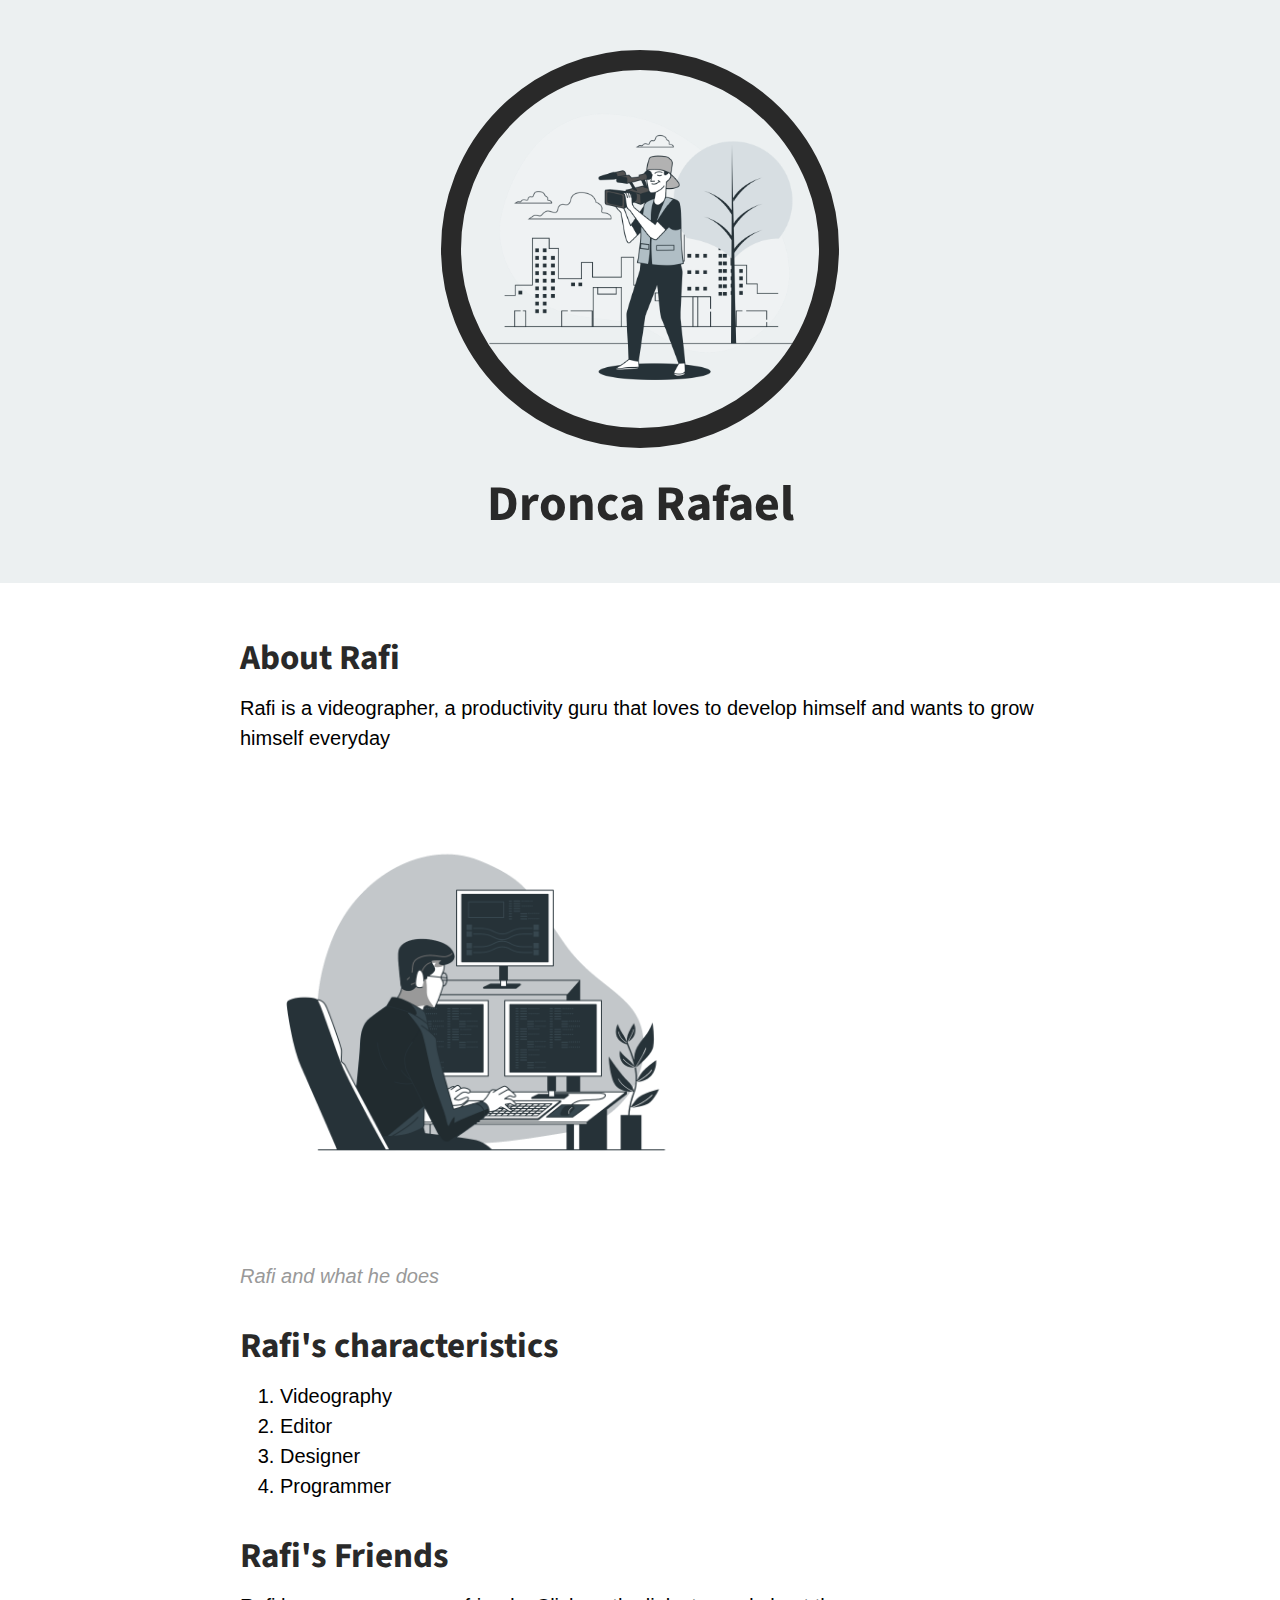
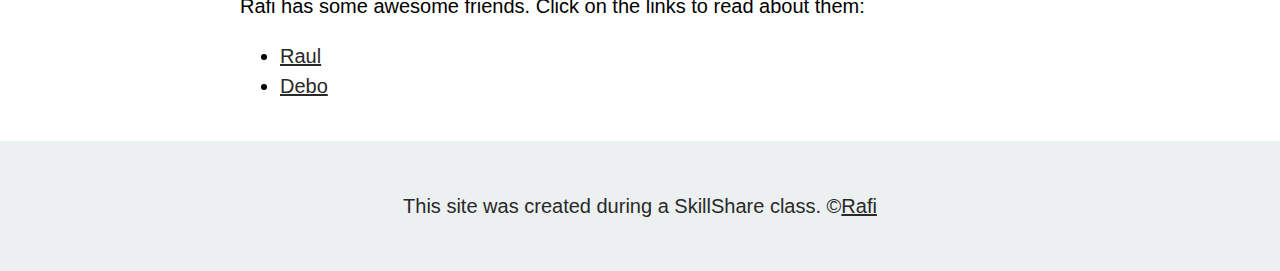
<file: index.html>
<!DOCTYPE html>
<html>
<head>
	<title>Dronca Rafael</title>
	<link rel="icon" href="img/Videographer-bro.png">
	<link href="https://fonts.googleapis.com/css2?family=Source+Sans+Pro:ital,wght@0,300;0,700;1,600;1,900&display=swap" rel="stylesheet">
	<link rel="stylesheet" type="text/css" href="css/hero.css">
</head>
<body>

	<!-- header element -->
<header>
	<img src="img/Videographer-bro.png">
	<h1>Dronca Rafael</h1>
</header>

<!-- main element -->
<main>
	<h2> About Rafi</h2>
	<p> Rafi is a videographer, a productivity guru that loves to develop himself and wants to grow himself everyday</p>
	<img src="img/Programming-bro.png">
	<p class="caption">Rafi and what he does</p>

	<!-- Characteristics -->
	<h2>Rafi's characteristics</h2>
	<ol>
		<li>Videography</li>
		<li>Editor</li>
		<li>Designer</li>
		<li>Programmer</li>
	</ol>

	<!-- Friends -->
	<h2>Rafi's Friends</h2>
	<p>Rafi has some awesome friends. Click on the links to read about them:</p>
	<ul>
		<li> <a href="http://rauldronca.com/" target="_blank">Raul</a></li>
		<li> <a href="http://www.instagram.com/debodronca/" target="_blank"> Debo </a></li>
	</ul>
</main>

<!-- Footer Element -->
<footer>
	<p>This site was created during a SkillShare class. &copy;<a href="https://rafidronca.com">Rafi </a></p>
</footer>

</body>
</html>
</file>
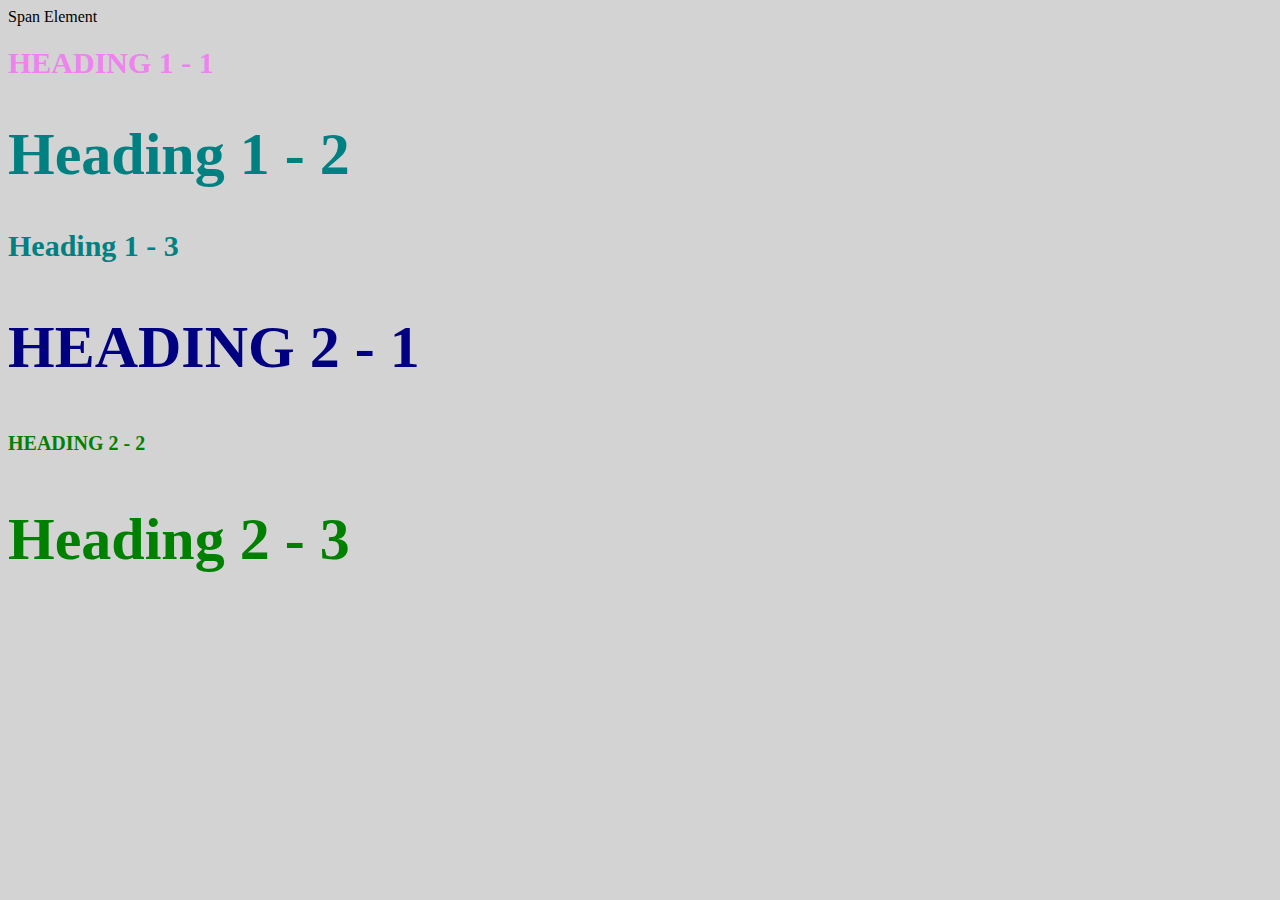
<file: style-test.html>
<!DOCTYPE html>
<html>
<head>
	<title>Style test</title>
<link rel="stylesheet" type="text/css" href="css/test.css">
</head>
<body>
<span>Span Element</span>
	<h1 class="uppercase"> <span> Heading 1 - 1 </span> </h1>
	<h1 class="big">Heading 1 - 2</h1>
	<h1>Heading 1 - 3</h1>
	<h2 class="big uppercase">Heading 2 - 1</h2>
	<h2 class="uppercase">Heading 2 - 2</h2>
	<h2 class="big">Heading 2 - 3</h2>

</body>
</html>
</file>
<file: css/hero.css>
body{
	margin: 0;
	font-family: Helvetica, Arial, Sans-Serif;
	font-size: 20px;
	line-height: 30px;
}

header{
	background-color: #ECF0F1;
	text-align: center;
	padding-top: 50px;
	padding-bottom: 30px; 
}

h1,h2{
	font-family: 'Source Sans Pro', sans-serif;
}

header h1{
	color: #292929;
	font-size: 50px;


}

header img{
	border-radius: 220px;
    width: 28%;
    border: 20px solid #292929;

}

main{
	max-width: 800px;
	margin: 0 auto;
	padding: 20px;
}

main img{
	max-width: 60%;
	margin: 0 auto;
}

h2{
	font-size: 35px;
	color: #292929;
	margin:40px 0px 10px;
}

a{
color: #292929;
}

a:hover{
	color: #292929;
	background-color: darkgrey;
}

footer{
	background-color: #ECF0F1;
	text-align: center;
	color: #292929;
	padding: 50px;
}

footer p {
	margin:0px ;
}
a:footer{
	opacity: .5;
	background-color: transparent;
}
p.caption{
	color: #999999;
	font-style: italic;
	margin: 0;
}
</file>
<file: css/test.css>
body{
background-color: lightgrey;
}

h1{
	font-size: 30px;
	color: teal;
}
h2{
	color:red;
	font-size: 20px;
}
h2{
	color:green;
}

.big{
	font-size: 60px;
}

.uppercase{
	text-transform: uppercase;
}
.big.uppercase{
	color:navy;
}
h1 span{
	color:violet;
}
</file>
